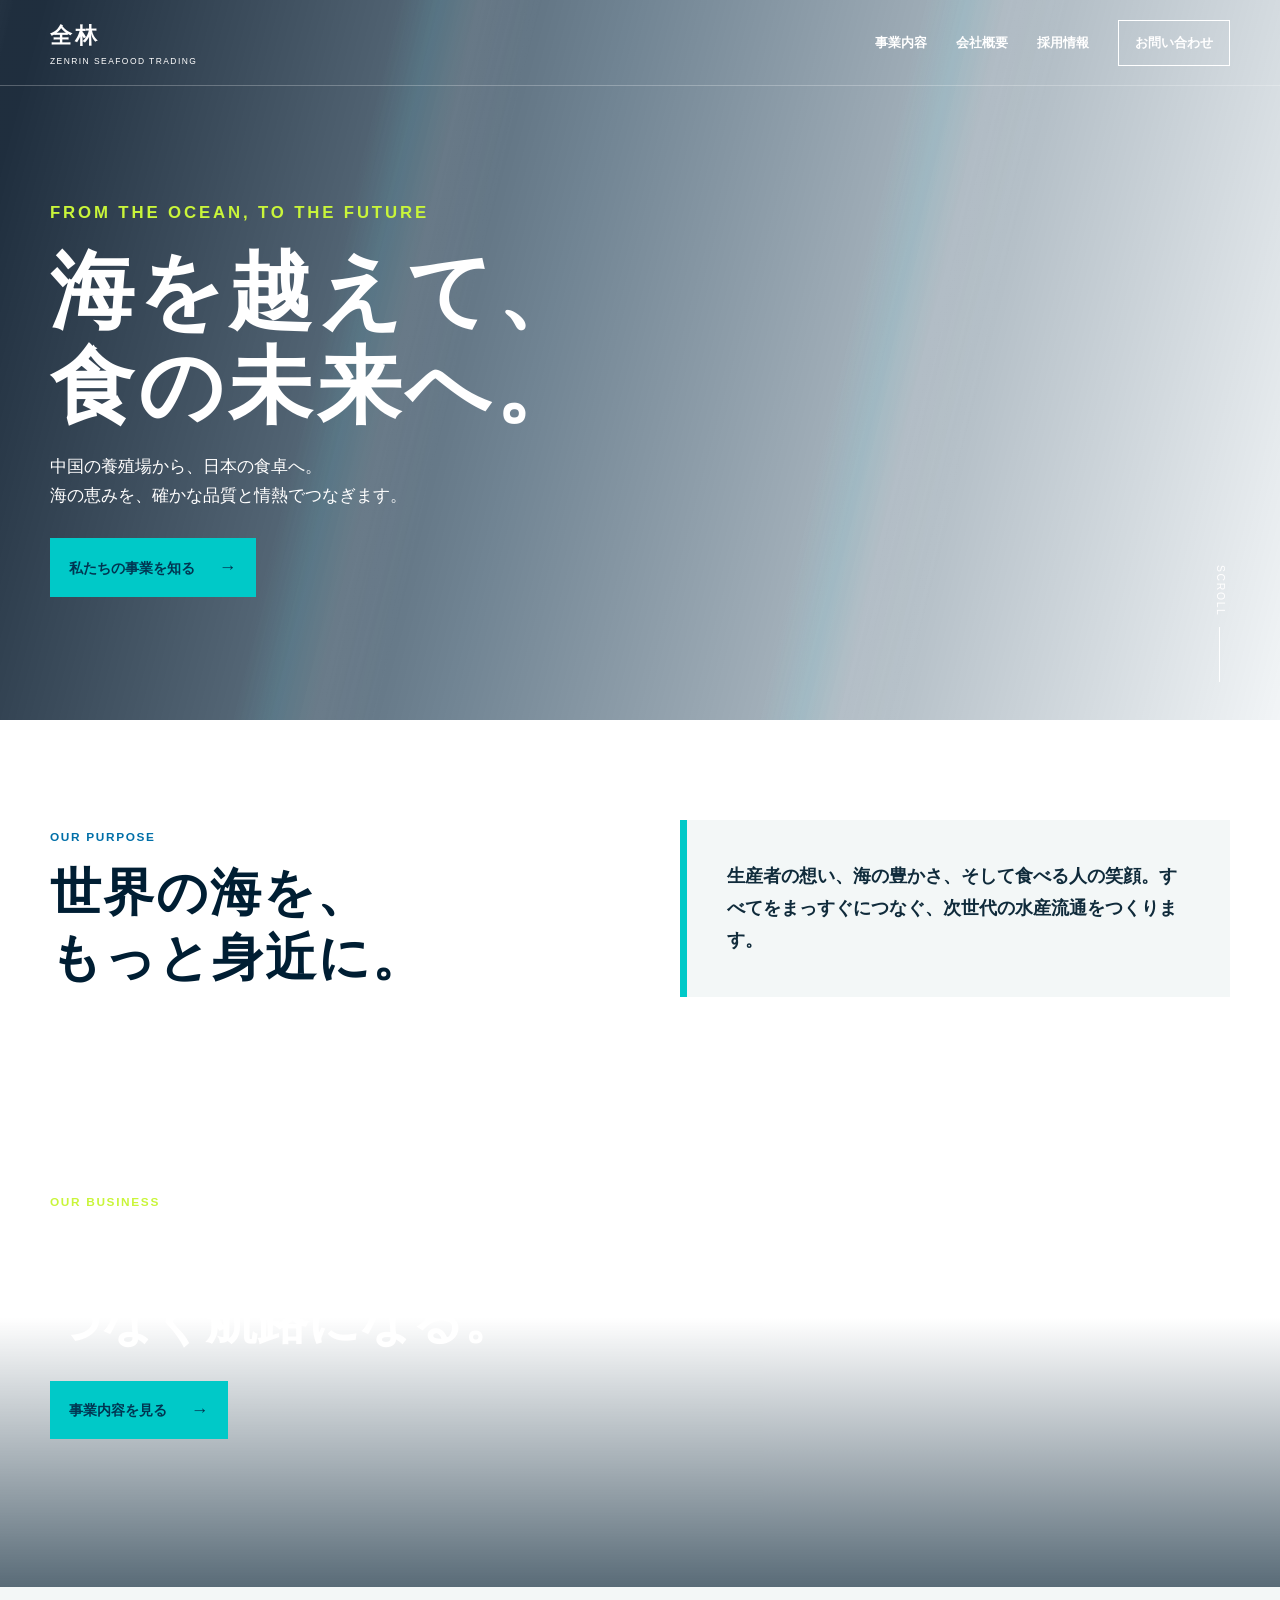
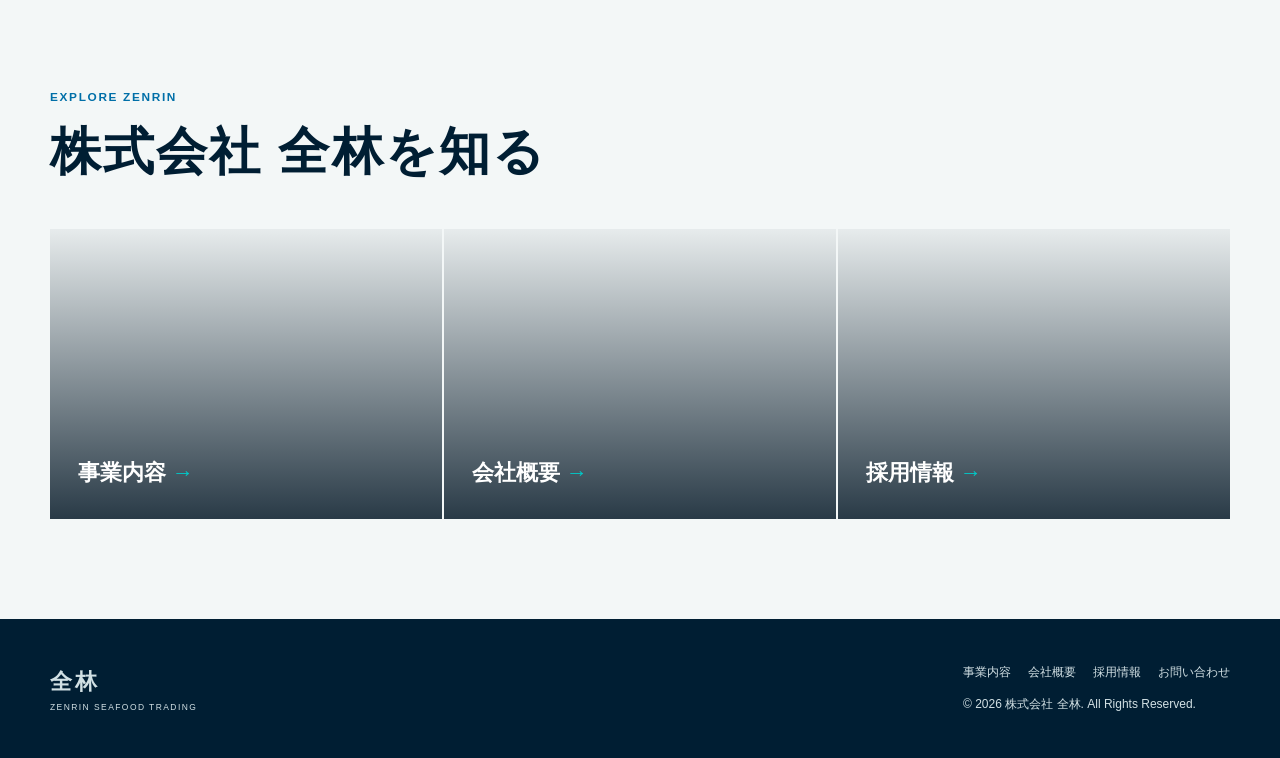
<file: docs/index.html>
<!doctype html><html lang="ja"><head><meta charset="UTF-8"><meta name="viewport" content="width=device-width,initial-scale=1"><meta name="description" content="株式会社 全林。中国の養殖場から水産物を仕入れ、日本の食卓へ届けます。"><title>株式会社 全林 | 海の恵みを、未来へつなぐ。</title><link rel="stylesheet" href="assets/style.css"></head><body><header class="site-header"><div class="container nav"><a class="brand" href="index.html">全林<small>ZENRIN SEAFOOD TRADING</small></a><nav class="nav-links"><a href="business.html">事業内容</a><a href="company.html">会社概要</a><a href="recruit.html">採用情報</a><a class="contact-nav" href="contact.html">お問い合わせ</a></nav></div></header><main><section class="hero home"><div class="container hero-content"><p class="eyebrow">FROM THE OCEAN, TO THE FUTURE</p><h1>海を越えて、<br>食の未来へ。</h1><p>中国の養殖場から、日本の食卓へ。<br>海の恵みを、確かな品質と情熱でつなぎます。</p><a class="button" href="business.html">私たちの事業を知る</a></div><span class="scroll">SCROLL</span></section><section class="intro"><div class="container intro-grid"><div><p class="label">OUR PURPOSE</p><h2 class="title">世界の海を、<br>もっと身近に。</h2></div><div class="statement">生産者の想い、海の豊かさ、そして食べる人の笑顔。すべてをまっすぐにつなぐ、次世代の水産流通をつくります。</div></div></section><section class="full-image"><div class="container"><p class="label" style="color:#c9f53a">OUR BUSINESS</p><strong>生産地と、日本の食卓を<br>つなぐ航路になる。</strong><a class="button" href="business.html">事業内容を見る</a></div></section><section class="section pale"><div class="container"><p class="label">EXPLORE ZENRIN</p><h2 class="title">株式会社 全林を知る</h2><div class="links-grid"><a class="feature-link" href="business.html"><span>事業内容</span></a><a class="feature-link" href="company.html"><span>会社概要</span></a><a class="feature-link" href="recruit.html"><span>採用情報</span></a></div></div></section></main><footer class="site-footer"><div class="container footer-flex"><a class="brand" href="index.html">全林<small>ZENRIN SEAFOOD TRADING</small></a><div><div class="footer-links"><a href="business.html">事業内容</a><a href="company.html">会社概要</a><a href="recruit.html">採用情報</a><a href="contact.html">お問い合わせ</a></div><p>© 2026 株式会社 全林. All Rights Reserved.</p></div></div></footer></body></html>
</file>
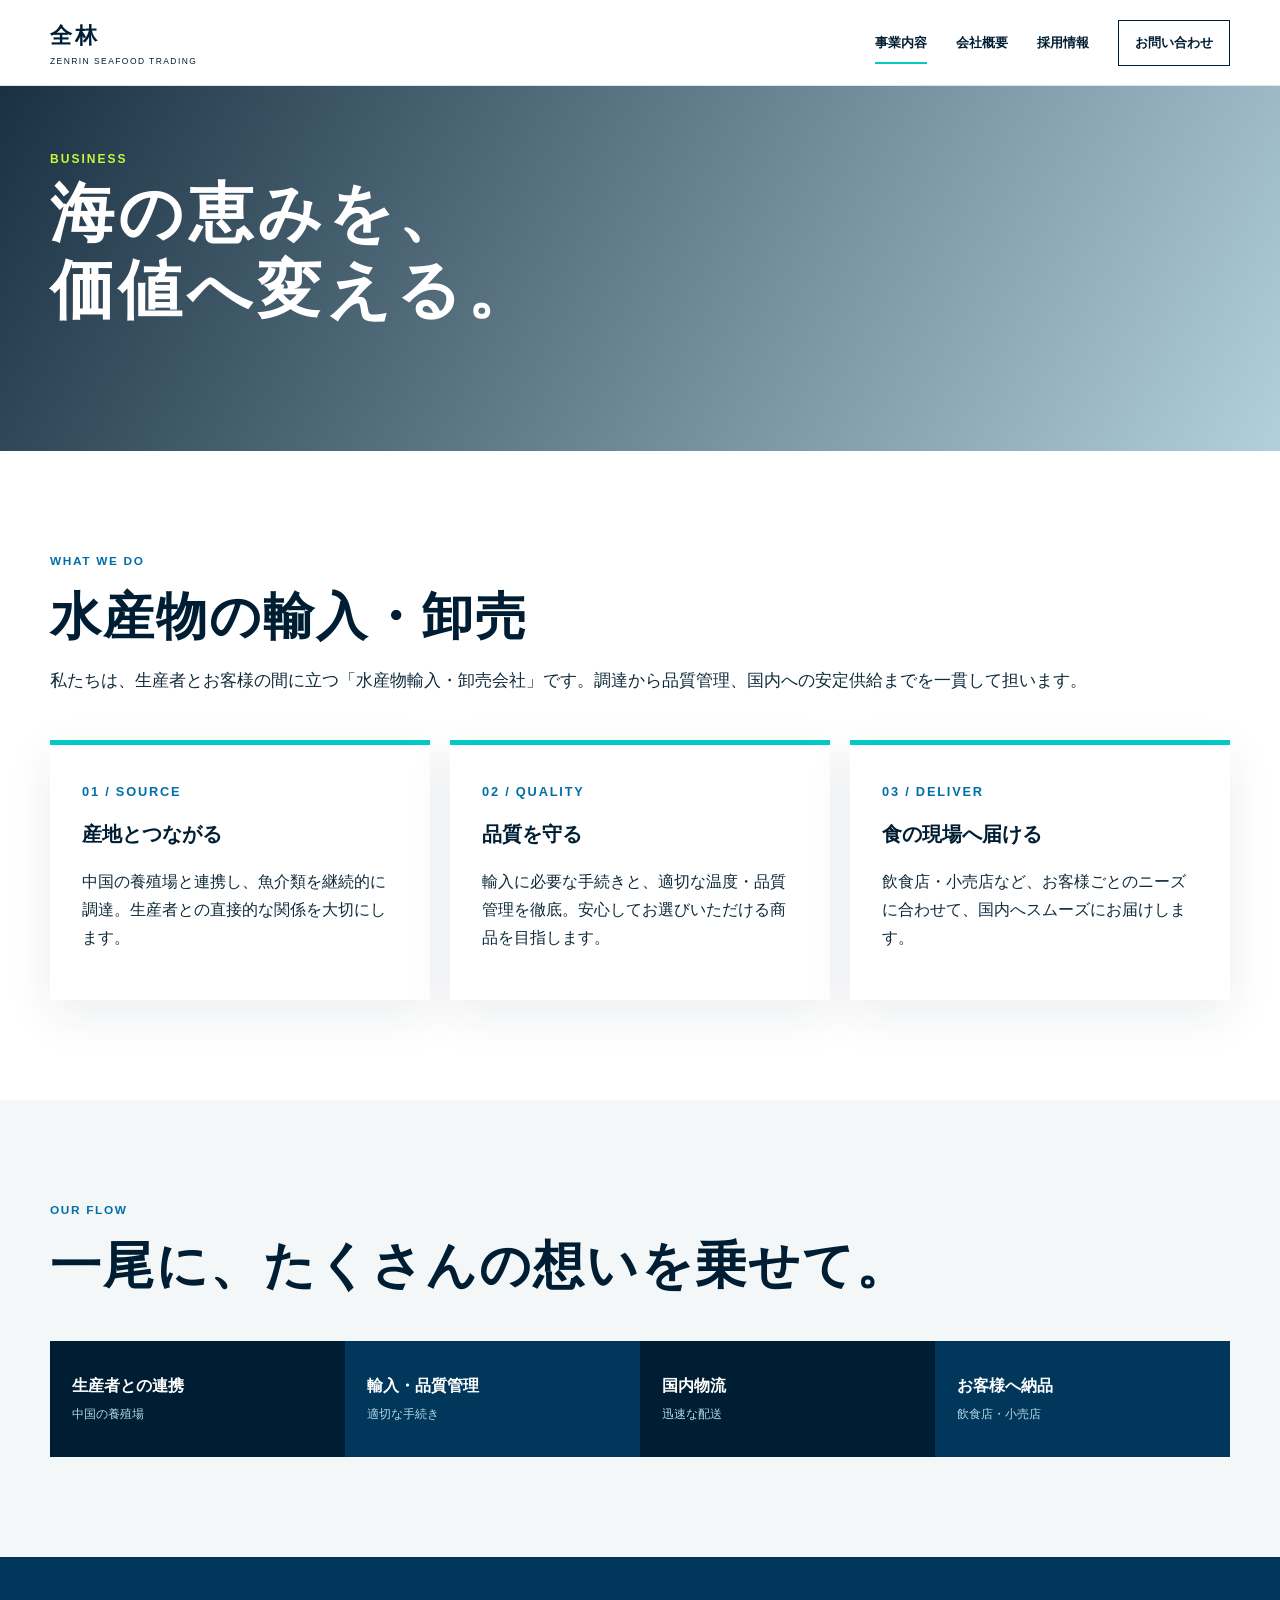
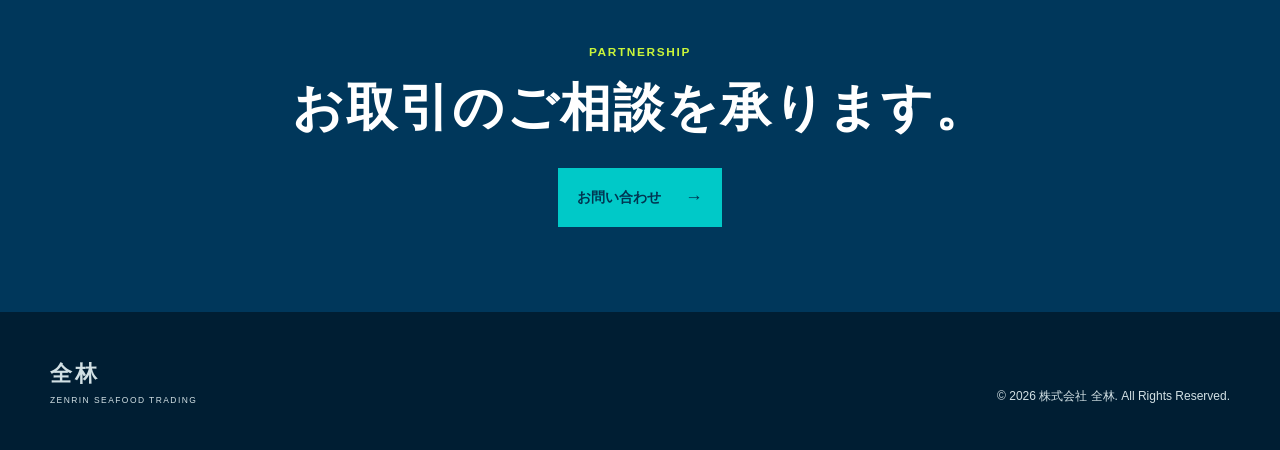
<file: docs/business.html>
<!doctype html><html lang="ja"><head><meta charset="UTF-8"><meta name="viewport" content="width=device-width,initial-scale=1"><title>事業内容 | 株式会社 全林</title><link rel="stylesheet" href="assets/style.css"></head><body><header class="site-header inner"><div class="container nav"><a class="brand" href="index.html">全林<small>ZENRIN SEAFOOD TRADING</small></a><nav class="nav-links"><a class="current" href="business.html">事業内容</a><a href="company.html">会社概要</a><a href="recruit.html">採用情報</a><a class="contact-nav" href="contact.html">お問い合わせ</a></nav></div></header><main><section class="page-head"><div class="container"><p class="eyebrow">BUSINESS</p><h1>海の恵みを、<br>価値へ変える。</h1></div></section><section class="section"><div class="container"><p class="label">WHAT WE DO</p><h2 class="title">水産物の輸入・卸売</h2><p class="lead">私たちは、生産者とお客様の間に立つ「水産物輸入・卸売会社」です。調達から品質管理、国内への安定供給までを一貫して担います。</p><div class="cards"><article class="card"><span class="num">01 / SOURCE</span><h3>産地とつながる</h3><p>中国の養殖場と連携し、魚介類を継続的に調達。生産者との直接的な関係を大切にします。</p></article><article class="card"><span class="num">02 / QUALITY</span><h3>品質を守る</h3><p>輸入に必要な手続きと、適切な温度・品質管理を徹底。安心してお選びいただける商品を目指します。</p></article><article class="card"><span class="num">03 / DELIVER</span><h3>食の現場へ届ける</h3><p>飲食店・小売店など、お客様ごとのニーズに合わせて、国内へスムーズにお届けします。</p></article></div></div></section><section class="section pale"><div class="container"><p class="label">OUR FLOW</p><h2 class="title">一尾に、たくさんの想いを乗せて。</h2><div class="flow"><div><b>生産者との連携</b><span>中国の養殖場</span></div><div><b>輸入・品質管理</b><span>適切な手続き</span></div><div><b>国内物流</b><span>迅速な配送</span></div><div><b>お客様へ納品</b><span>飲食店・小売店</span></div></div></div></section><section class="cta"><div class="container"><p class="label">PARTNERSHIP</p><h2 class="title">お取引のご相談を承ります。</h2><a class="button" href="contact.html">お問い合わせ</a></div></section></main><footer class="site-footer"><div class="container footer-flex"><a class="brand" href="index.html">全林<small>ZENRIN SEAFOOD TRADING</small></a><p>© 2026 株式会社 全林. All Rights Reserved.</p></div></footer></body></html>
</file>
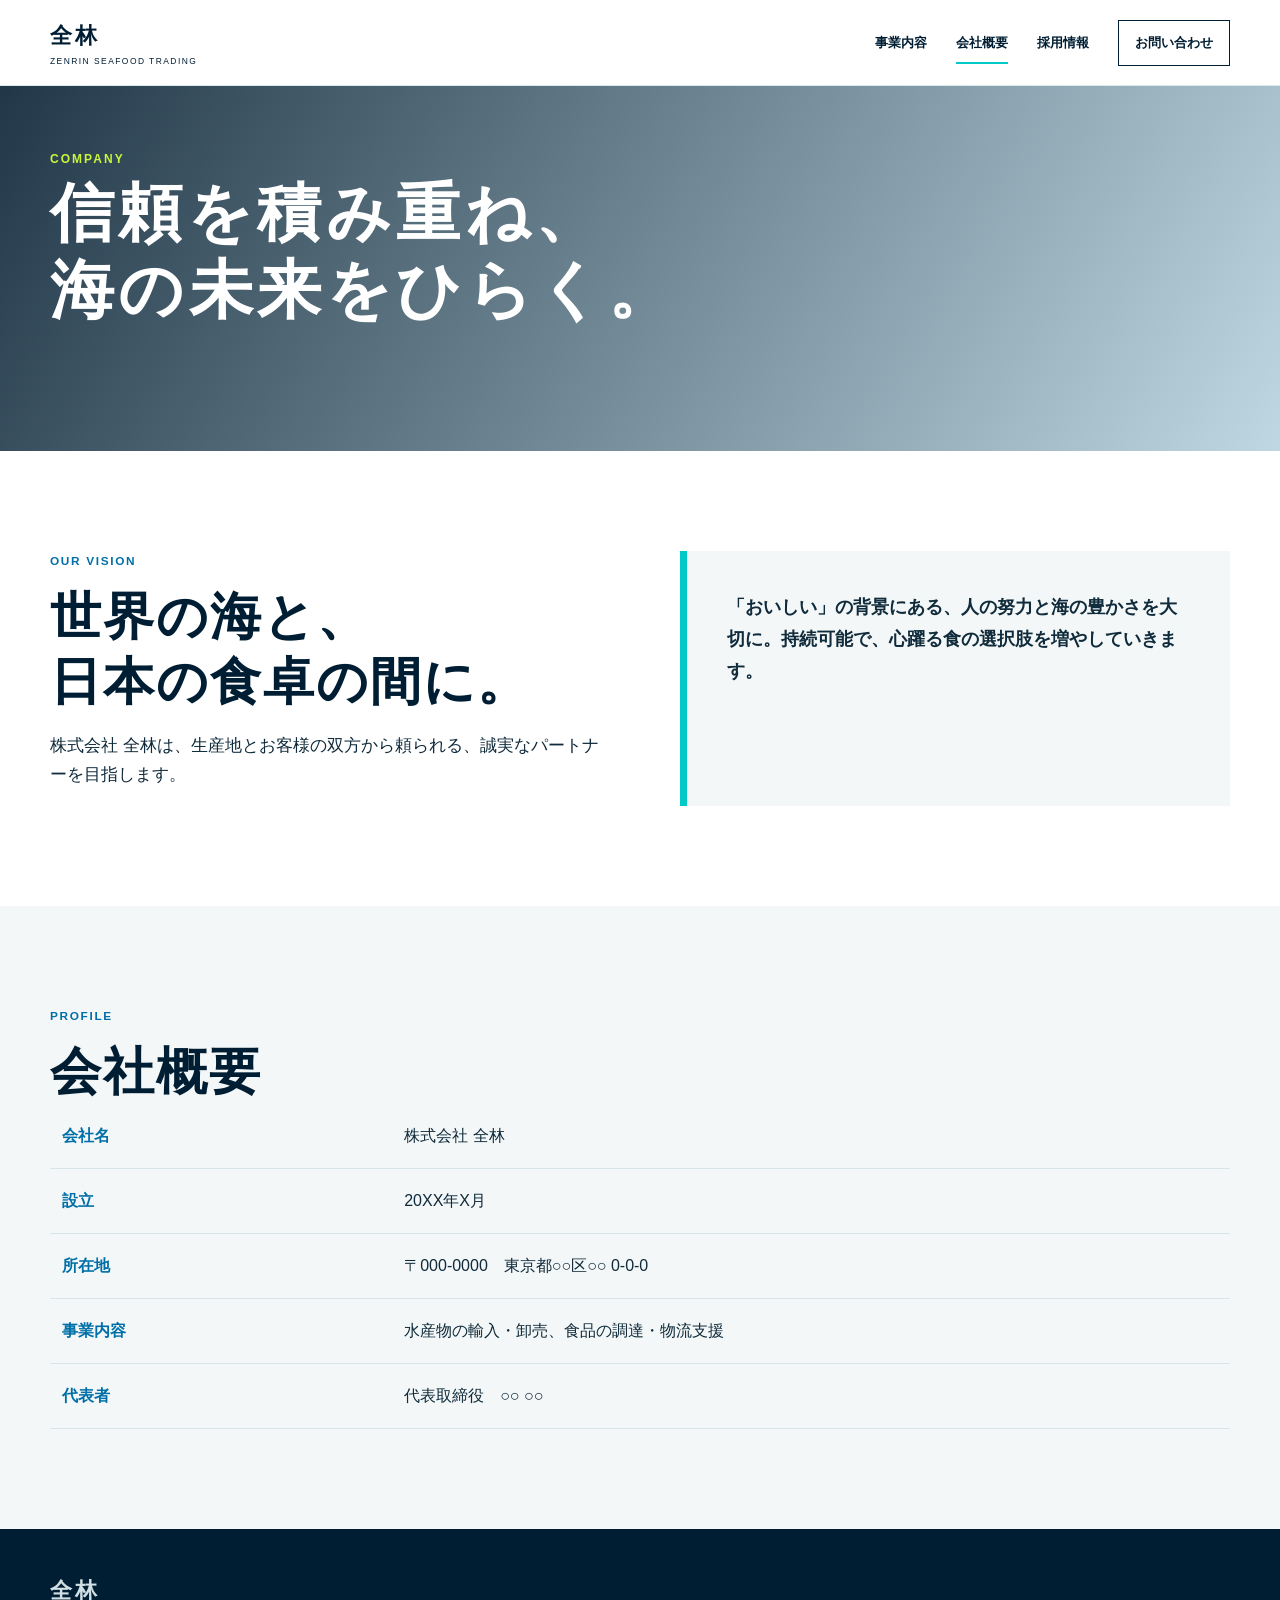
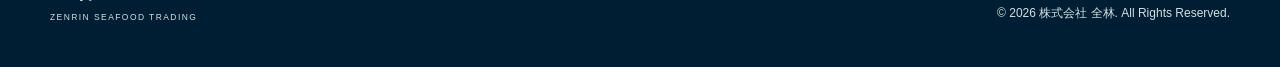
<file: docs/company.html>
<!doctype html><html lang="ja"><head><meta charset="UTF-8"><meta name="viewport" content="width=device-width,initial-scale=1"><title>会社概要 | 株式会社 全林</title><link rel="stylesheet" href="assets/style.css"></head><body><header class="site-header inner"><div class="container nav"><a class="brand" href="index.html">全林<small>ZENRIN SEAFOOD TRADING</small></a><nav class="nav-links"><a href="business.html">事業内容</a><a class="current" href="company.html">会社概要</a><a href="recruit.html">採用情報</a><a class="contact-nav" href="contact.html">お問い合わせ</a></nav></div></header><main><section class="page-head company"><div class="container"><p class="eyebrow">COMPANY</p><h1>信頼を積み重ね、<br>海の未来をひらく。</h1></div></section><section class="section"><div class="container split"><div><p class="label">OUR VISION</p><h2 class="title">世界の海と、<br>日本の食卓の間に。</h2><p class="lead">株式会社 全林は、生産地とお客様の双方から頼られる、誠実なパートナーを目指します。</p></div><div class="statement">「おいしい」の背景にある、人の努力と海の豊かさを大切に。持続可能で、心躍る食の選択肢を増やしていきます。</div></div></section><section class="section pale"><div class="container"><p class="label">PROFILE</p><h2 class="title">会社概要</h2><table class="table"><tr><th>会社名</th><td>株式会社 全林</td></tr><tr><th>設立</th><td>20XX年X月</td></tr><tr><th>所在地</th><td>〒000-0000　東京都○○区○○ 0-0-0</td></tr><tr><th>事業内容</th><td>水産物の輸入・卸売、食品の調達・物流支援</td></tr><tr><th>代表者</th><td>代表取締役　○○ ○○</td></tr></table></div></section></main><footer class="site-footer"><div class="container footer-flex"><a class="brand" href="index.html">全林<small>ZENRIN SEAFOOD TRADING</small></a><p>© 2026 株式会社 全林. All Rights Reserved.</p></div></footer></body></html>
</file>
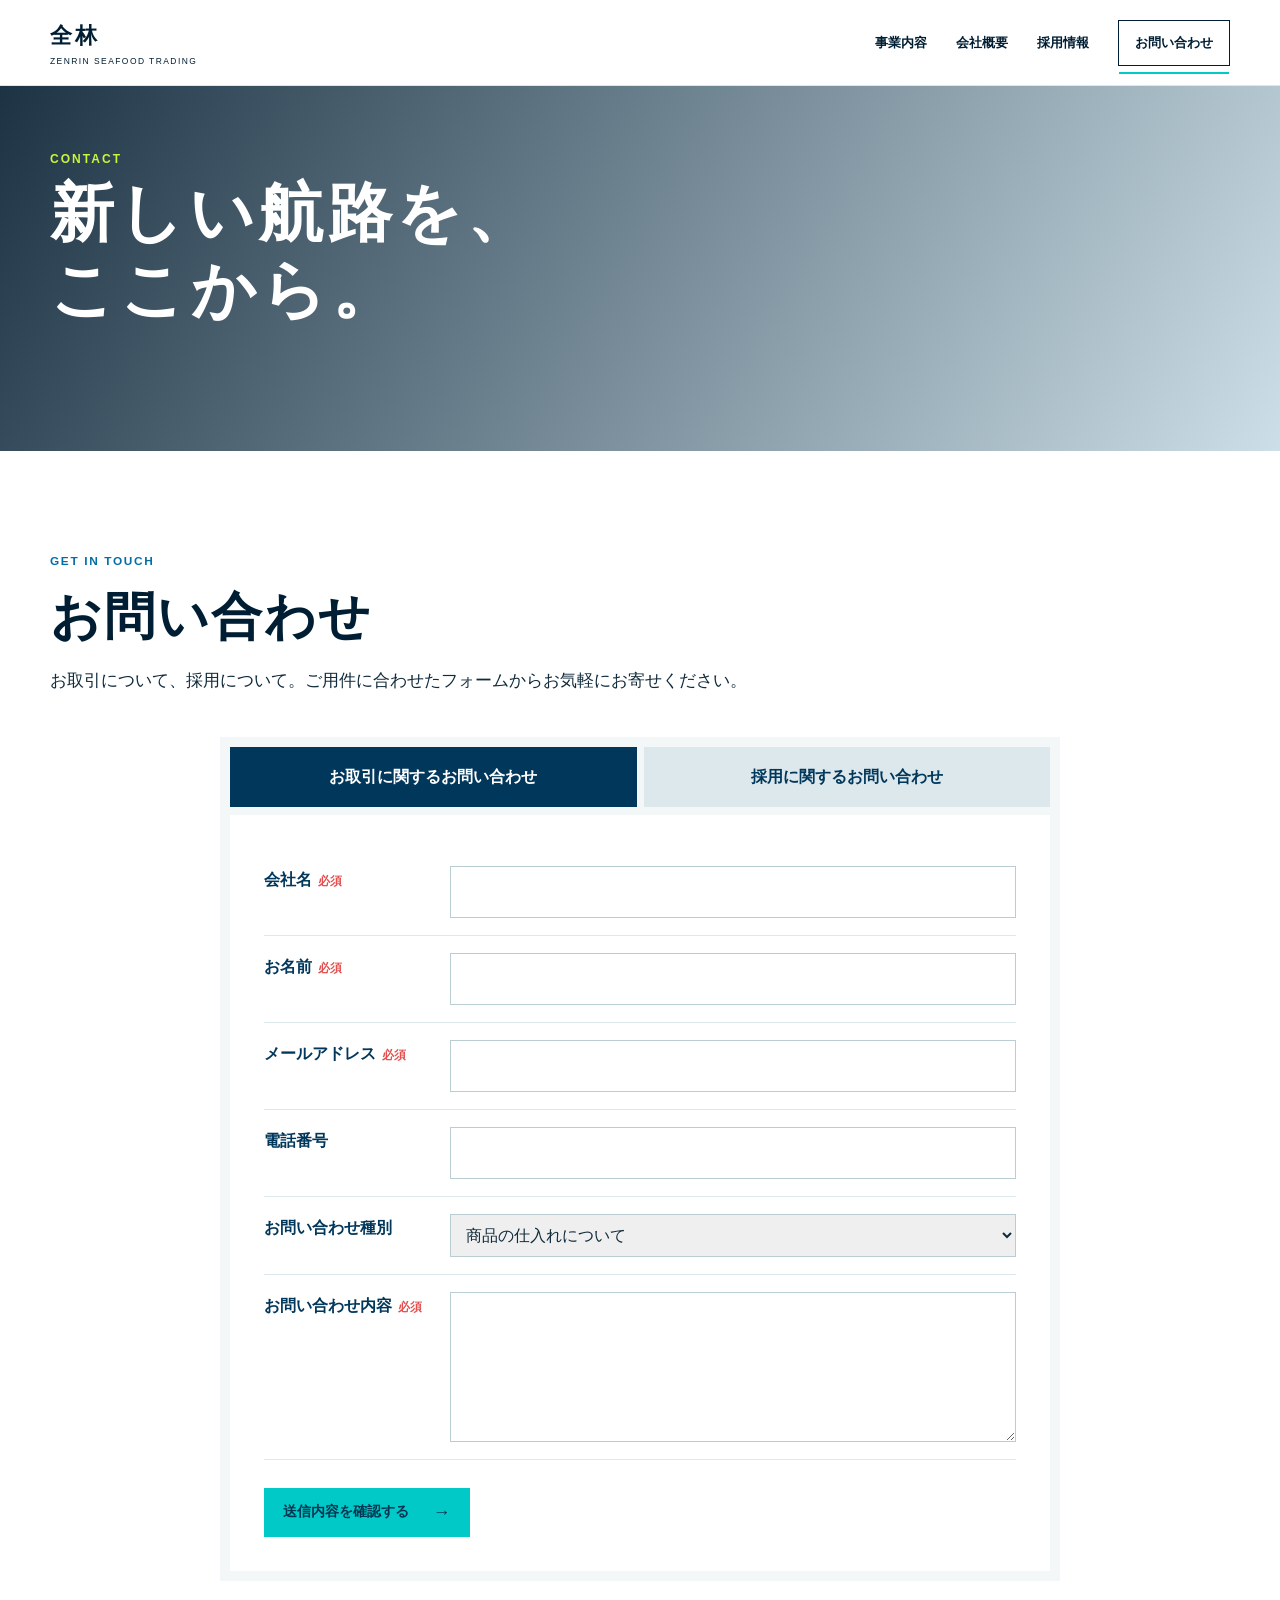
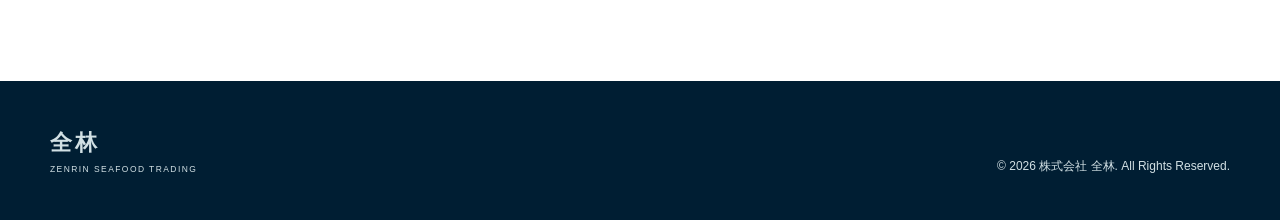
<file: docs/contact.html>
<!doctype html><html lang="ja"><head><meta charset="UTF-8"><meta name="viewport" content="width=device-width,initial-scale=1"><title>お問い合わせ | 株式会社 全林</title><link rel="stylesheet" href="assets/style.css"></head><body><header class="site-header inner"><div class="container nav"><a class="brand" href="index.html">全林<small>ZENRIN SEAFOOD TRADING</small></a><nav class="nav-links"><a href="business.html">事業内容</a><a href="company.html">会社概要</a><a href="recruit.html">採用情報</a><a class="contact-nav current" href="contact.html">お問い合わせ</a></nav></div></header><main><section class="page-head contact"><div class="container"><p class="eyebrow">CONTACT</p><h1>新しい航路を、<br>ここから。</h1></div></section><section class="section"><div class="container"><p class="label">GET IN TOUCH</p><h2 class="title">お問い合わせ</h2><p class="lead">お取引について、採用について。ご用件に合わせたフォームからお気軽にお寄せください。</p><div class="form-shell"><div class="form-tabs"><button class="form-tab active" type="button" data-panel="trade">お取引に関するお問い合わせ</button><button class="form-tab" type="button" data-panel="recruit">採用に関するお問い合わせ</button></div><form class="contact-form form-panel active" id="trade" data-form><div class="field"><label for="trade-company">会社名<span class="required">必須</span></label><input id="trade-company" name="company" required></div><div class="field"><label for="trade-name">お名前<span class="required">必須</span></label><input id="trade-name" name="name" required></div><div class="field"><label for="trade-mail">メールアドレス<span class="required">必須</span></label><input id="trade-mail" type="email" name="email" required></div><div class="field"><label for="trade-tel">電話番号</label><input id="trade-tel" type="tel" name="tel"></div><div class="field"><label for="trade-type">お問い合わせ種別</label><select id="trade-type" name="type"><option>商品の仕入れについて</option><option>お取引について</option><option>その他</option></select></div><div class="field"><label for="trade-message">お問い合わせ内容<span class="required">必須</span></label><textarea id="trade-message" name="message" required></textarea></div><button class="button submit" type="submit">送信内容を確認する</button></form><form class="contact-form form-panel" id="recruit" data-form><div class="field"><label for="recruit-name">お名前<span class="required">必須</span></label><input id="recruit-name" name="name" required></div><div class="field"><label for="recruit-mail">メールアドレス<span class="required">必須</span></label><input id="recruit-mail" type="email" name="email" required></div><div class="field"><label for="recruit-tel">電話番号</label><input id="recruit-tel" type="tel" name="tel"></div><div class="field"><label for="recruit-job">希望職種</label><select id="recruit-job" name="job"><option>営業・仕入れ担当</option><option>物流・品質管理担当</option><option>オープンポジション</option><option>その他</option></select></div><div class="field"><label for="recruit-message">お問い合わせ内容<span class="required">必須</span></label><textarea id="recruit-message" name="message" required></textarea></div><button class="button submit" type="submit">送信内容を確認する</button></form></div><p class="form-message" id="form-message">入力内容を受け付けました。現在は公開前のデモフォームのため、実際には送信されません。</p></div></section></main><footer class="site-footer"><div class="container footer-flex"><a class="brand" href="index.html">全林<small>ZENRIN SEAFOOD TRADING</small></a><p>© 2026 株式会社 全林. All Rights Reserved.</p></div></footer><script>document.querySelectorAll('.form-tab').forEach(button=>button.addEventListener('click',()=>{document.querySelectorAll('.form-tab,.form-panel').forEach(el=>el.classList.remove('active'));button.classList.add('active');document.getElementById(button.dataset.panel).classList.add('active');document.getElementById('form-message').classList.remove('show')}));document.querySelectorAll('[data-form]').forEach(form=>form.addEventListener('submit',event=>{event.preventDefault();if(form.reportValidity())document.getElementById('form-message').classList.add('show')}));</script></body></html>
</file>
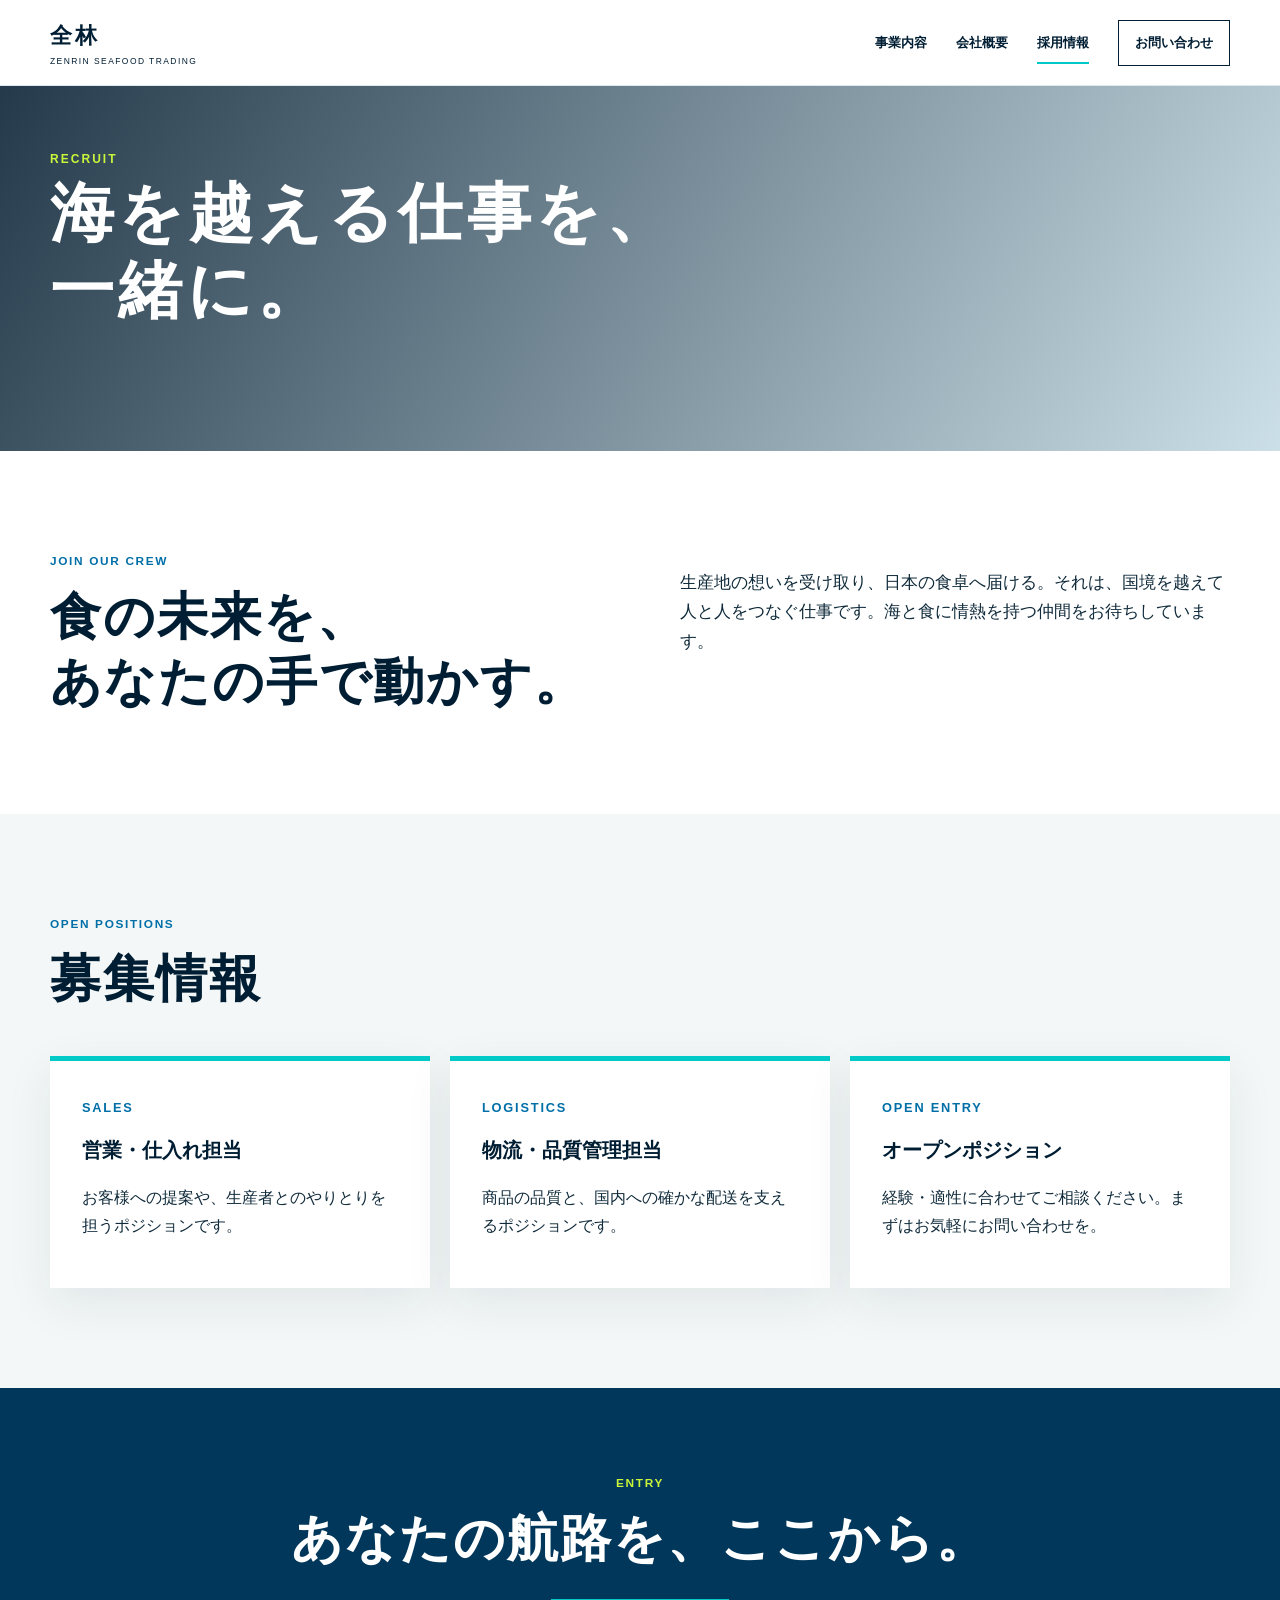
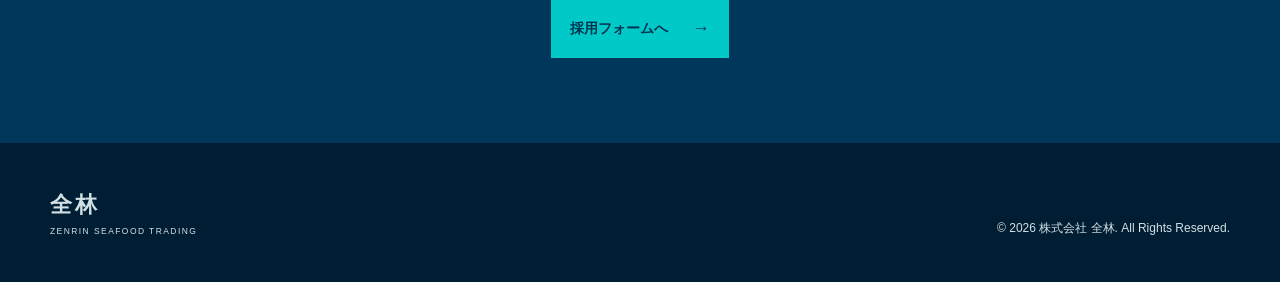
<file: docs/recruit.html>
<!doctype html><html lang="ja"><head><meta charset="UTF-8"><meta name="viewport" content="width=device-width,initial-scale=1"><title>採用情報 | 株式会社 全林</title><link rel="stylesheet" href="assets/style.css"></head><body><header class="site-header inner"><div class="container nav"><a class="brand" href="index.html">全林<small>ZENRIN SEAFOOD TRADING</small></a><nav class="nav-links"><a href="business.html">事業内容</a><a href="company.html">会社概要</a><a class="current" href="recruit.html">採用情報</a><a class="contact-nav" href="contact.html">お問い合わせ</a></nav></div></header><main><section class="page-head recruit"><div class="container"><p class="eyebrow">RECRUIT</p><h1>海を越える仕事を、<br>一緒に。</h1></div></section><section class="section"><div class="container split"><div><p class="label">JOIN OUR CREW</p><h2 class="title">食の未来を、<br>あなたの手で動かす。</h2></div><p class="lead">生産地の想いを受け取り、日本の食卓へ届ける。それは、国境を越えて人と人をつなぐ仕事です。海と食に情熱を持つ仲間をお待ちしています。</p></div></section><section class="section pale"><div class="container"><p class="label">OPEN POSITIONS</p><h2 class="title">募集情報</h2><div class="cards"><article class="card"><span class="num">SALES</span><h3>営業・仕入れ担当</h3><p>お客様への提案や、生産者とのやりとりを担うポジションです。</p></article><article class="card"><span class="num">LOGISTICS</span><h3>物流・品質管理担当</h3><p>商品の品質と、国内への確かな配送を支えるポジションです。</p></article><article class="card"><span class="num">OPEN ENTRY</span><h3>オープンポジション</h3><p>経験・適性に合わせてご相談ください。まずはお気軽にお問い合わせを。</p></article></div></div></section><section class="cta"><div class="container"><p class="label">ENTRY</p><h2 class="title">あなたの航路を、ここから。</h2><a class="button" href="contact.html">採用フォームへ</a></div></section></main><footer class="site-footer"><div class="container footer-flex"><a class="brand" href="index.html">全林<small>ZENRIN SEAFOOD TRADING</small></a><p>© 2026 株式会社 全林. All Rights Reserved.</p></div></footer></body></html>
</file>
<file: docs/assets/style.css>
:root{--ocean:#00375b;--deep:#001e33;--blue:#006fa8;--aqua:#00c9c8;--lime:#c9f53a;--paper:#f3f7f7;--ink:#102b3b;--white:#fff}*{box-sizing:border-box}html{scroll-behavior:smooth}body{margin:0;color:var(--ink);font-family:-apple-system,BlinkMacSystemFont,"Hiragino Kaku Gothic ProN","Yu Gothic",sans-serif;line-height:1.75}a{color:inherit;text-decoration:none}.container{width:min(1180px,calc(100% - 48px));margin:auto}.site-header{height:86px;position:absolute;inset:0 0 auto;z-index:10;color:#fff;border-bottom:1px solid rgba(255,255,255,.25)}.site-header.inner{position:relative;color:var(--deep);border-color:#dce8ec}.nav{height:86px;display:flex;align-items:center;justify-content:space-between}.brand{font-size:1.35rem;font-weight:850;letter-spacing:.12em}.brand small{display:block;font-size:.53rem;font-weight:500;letter-spacing:.17em}.nav-links{display:flex;align-items:center;gap:29px;font-size:.83rem;font-weight:700}.nav-links a{position:relative}.nav-links a:hover:after,.nav-links a.current:after{content:"";position:absolute;right:0;bottom:-9px;left:0;height:2px;background:var(--aqua)}.contact-nav{padding:10px 16px;border:1px solid currentColor}.hero{min-height:720px;position:relative;display:grid;align-items:end;overflow:hidden;color:#fff;background:#063e60}.hero:before{content:"";position:absolute;inset:0;background:linear-gradient(105deg,rgba(0,17,35,.88) 3%,rgba(0,35,62,.56) 43%,rgba(0,59,94,.05) 100%)}.hero.home{background:url('https://images.unsplash.com/photo-1498623116890-37e912163d5d?auto=format&fit=crop&w=2400&q=90') center/cover;animation:oceanDrift 18s ease-in-out infinite alternate}.hero.home:after{content:"";position:absolute;inset:-20%;pointer-events:none;opacity:.58;background:repeating-linear-gradient(103deg,transparent 0 8%,rgba(101,240,255,.16) 10%,rgba(255,255,255,.12) 12%,transparent 15% 26%);mix-blend-mode:screen;animation:waterShimmer 9s linear infinite}.hero-content{position:relative;z-index:1;padding:170px 0 95px}.eyebrow{margin:0;color:var(--lime);font-size:.75rem;letter-spacing:.17em;font-weight:800}.hero h1{max-width:770px;margin:17px 0 18px;font-size:clamp(3rem,6.6vw,6.2rem);line-height:1.12;letter-spacing:.05em}.hero p{max-width:540px;margin:0;font-size:1.05rem}.button{display:inline-flex;align-items:center;gap:24px;margin-top:28px;padding:14px 19px;background:var(--aqua);color:#003551;font-size:.87rem;font-weight:800;transition:.2s}.button:after{content:'→';font-size:1.1rem}.button:hover{background:var(--lime);transform:translateY(-2px)}.scroll{position:absolute;right:4%;bottom:38px;z-index:2;writing-mode:vertical-rl;letter-spacing:.16em;font-size:.65rem}.scroll:after{content:"";display:inline-block;width:1px;height:55px;margin-top:10px;background:#fff}.intro,.section{padding:100px 0}.split,.intro-grid{display:grid;grid-template-columns:1fr 1fr;gap:80px}.intro-grid{align-items:center}.label{margin:0 0 12px;color:var(--blue);font-size:.74rem;letter-spacing:.14em;font-weight:800}.title{margin:0;color:var(--deep);font-size:clamp(2rem,4vw,3.4rem);line-height:1.27;letter-spacing:.04em}.lead{font-size:1.05rem}.statement{padding:40px;border-left:7px solid var(--aqua);background:var(--paper);font-size:1.15rem;font-weight:700}.full-image{min-height:490px;position:relative;display:flex;align-items:end;background:linear-gradient(0deg,rgba(0,28,47,.65),transparent 55%),url('https://images.unsplash.com/photo-1544550285-f813152fb2fd?auto=format&fit=crop&w=2200&q=85') center/cover;color:#fff}.full-image .container{padding-bottom:52px}.full-image strong{display:block;font-size:clamp(1.8rem,4vw,3.5rem);line-height:1.25}.pale{background:var(--paper)}.links-grid{display:grid;grid-template-columns:repeat(3,1fr);gap:2px;margin-top:45px}.feature-link{min-height:290px;position:relative;display:flex;align-items:end;overflow:hidden;padding:28px;background:#1a526f;color:#fff}.feature-link:before{content:"";position:absolute;inset:0;transition:transform .45s;background:linear-gradient(0deg,rgba(0,20,35,.83),rgba(0,20,35,.05))}.feature-link:hover:before{transform:scale(1.08)}.feature-link:nth-child(1){background:url('https://images.unsplash.com/photo-1576487236234-2b10b73b1a20?auto=format&fit=crop&w=1000&q=80') center/cover}.feature-link:nth-child(2){background:url('https://images.unsplash.com/photo-1590156246483-9d4c089b15f2?auto=format&fit=crop&w=1000&q=80') center/cover}.feature-link:nth-child(3){background:url('https://images.unsplash.com/photo-1577754998570-10a22bec45ca?auto=format&fit=crop&w=1000&q=80') center/cover}.feature-link span{position:relative;font-weight:800;font-size:1.35rem}.feature-link span:after{content:' →';color:var(--aqua)}.page-head{min-height:365px;display:flex;align-items:end;padding:0 0 60px;color:#fff;background:linear-gradient(120deg,rgba(0,26,45,.9),rgba(0,97,139,.3)),url('https://images.unsplash.com/photo-1516939884455-1445c8652f83?auto=format&fit=crop&w=2200&q=85') center/cover}.page-head.company{background-image:linear-gradient(120deg,rgba(0,26,45,.87),rgba(0,97,139,.25)),url('https://images.unsplash.com/photo-1473445361085-b9a07f55608b?auto=format&fit=crop&w=2200&q=85')}.page-head.recruit{background-image:linear-gradient(120deg,rgba(0,26,45,.86),rgba(0,97,139,.2)),url('https://images.unsplash.com/photo-1521737711867-e3b97375f902?auto=format&fit=crop&w=2200&q=85')}.page-head.contact{background-image:linear-gradient(120deg,rgba(0,26,45,.89),rgba(0,97,139,.2)),url('https://images.unsplash.com/photo-1500530855697-b586d89ba3ee?auto=format&fit=crop&w=2200&q=85')}.page-head h1{margin:5px 0 0;font-size:clamp(2.8rem,5vw,5rem);line-height:1.2;letter-spacing:.07em}.cards{display:grid;grid-template-columns:repeat(3,1fr);gap:20px;margin-top:45px}.card{padding:32px;background:#fff;border-top:5px solid var(--aqua);box-shadow:0 15px 45px rgba(0,41,65,.08)}.card .num{color:var(--blue);font-size:.8rem;letter-spacing:.14em;font-weight:800}.card h3{margin:12px 0;color:var(--deep);font-size:1.25rem}.flow{display:grid;grid-template-columns:repeat(4,1fr);margin-top:43px}.flow div{padding:30px 22px;background:var(--deep);color:#fff}.flow div:nth-child(even){background:var(--ocean)}.flow b{display:block;font-size:1.02rem}.flow span{font-size:.78rem;color:#b3d7e6}.table{width:100%;border-collapse:collapse}.table th,.table td{padding:18px 12px;border-bottom:1px solid #d9e5e9;text-align:left;vertical-align:top}.table th{width:29%;color:var(--blue)}.cta{padding:85px 0;background:var(--ocean);color:#fff;text-align:center}.cta .title{color:#fff}.cta .label{color:var(--lime)}.form-shell{max-width:840px;margin:42px auto 0;background:var(--paper);padding:10px}.form-tabs{display:grid;grid-template-columns:1fr 1fr;gap:7px;margin-bottom:8px}.form-tab{border:0;padding:16px;background:#dce8ec;color:var(--ocean);font:inherit;font-weight:800;cursor:pointer}.form-tab.active{background:var(--ocean);color:#fff}.contact-form{padding:34px;background:#fff}.form-panel{display:none}.form-panel.active{display:block}.field{display:grid;grid-template-columns:170px 1fr;gap:16px;padding:17px 0;border-bottom:1px solid #dce8ec}.field label{font-weight:800;color:var(--ocean)}.required{margin-left:6px;color:#e34e4e;font-size:.72rem}.field input,.field select,.field textarea{width:100%;padding:11px;border:1px solid #b9cdd3;border-radius:0;color:var(--ink);font:inherit}.field textarea{min-height:150px;resize:vertical}.submit{margin-top:28px;border:0;cursor:pointer}.form-message{display:none;margin-top:22px;padding:15px;background:#e2f7f4;color:var(--ocean);font-weight:700;text-align:center}.form-message.show{display:block}.site-footer{padding:43px 0;background:var(--deep);color:#d1e0e4}.footer-flex{display:flex;align-items:end;justify-content:space-between;gap:30px}.site-footer p{margin:10px 0 0;font-size:.75rem}.footer-links{display:flex;gap:17px;font-size:.78rem}@keyframes oceanDrift{0%{background-position:48% 46%;transform:scale(1.01)}100%{background-position:53% 54%;transform:scale(1.05)}}@keyframes waterShimmer{0%{transform:translateX(-15%) translateY(-5%) rotate(-5deg)}100%{transform:translateX(15%) translateY(5%) rotate(-5deg)}}@media(prefers-reduced-motion:reduce){.hero.home,.hero.home:after{animation:none}}@media(max-width:780px){.container{width:min(100% - 32px,1180px)}.site-header,.nav{height:70px}.nav-links{display:none}.hero{min-height:620px}.hero-content{padding:140px 0 75px}.scroll{display:none}.split,.intro-grid{grid-template-columns:1fr;gap:35px}.intro,.section{padding:70px 0}.links-grid,.cards{grid-template-columns:1fr}.feature-link{min-height:210px}.flow{grid-template-columns:1fr 1fr;gap:2px}.page-head{min-height:300px;padding-bottom:42px}.footer-flex{align-items:flex-start;flex-direction:column}.table th{width:35%}.field{grid-template-columns:1fr;gap:6px}.contact-form{padding:22px}}
</file>
